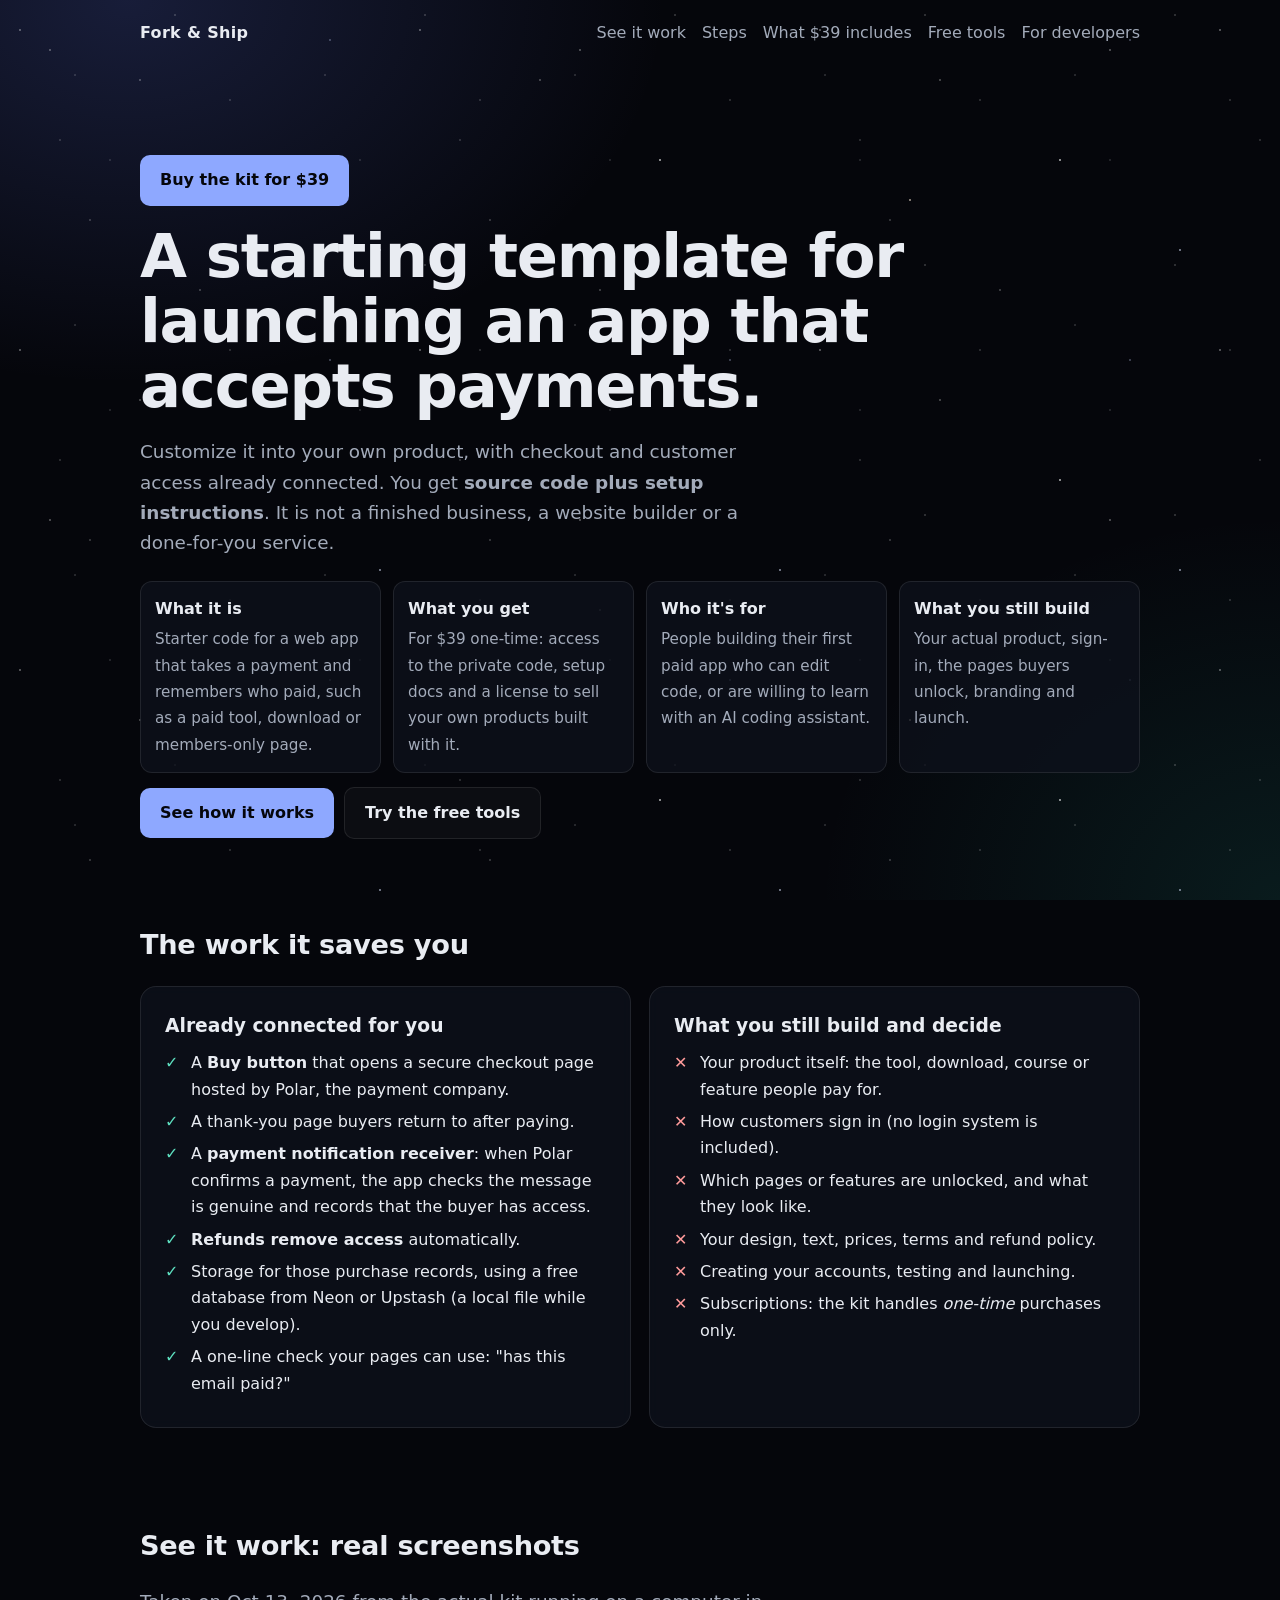
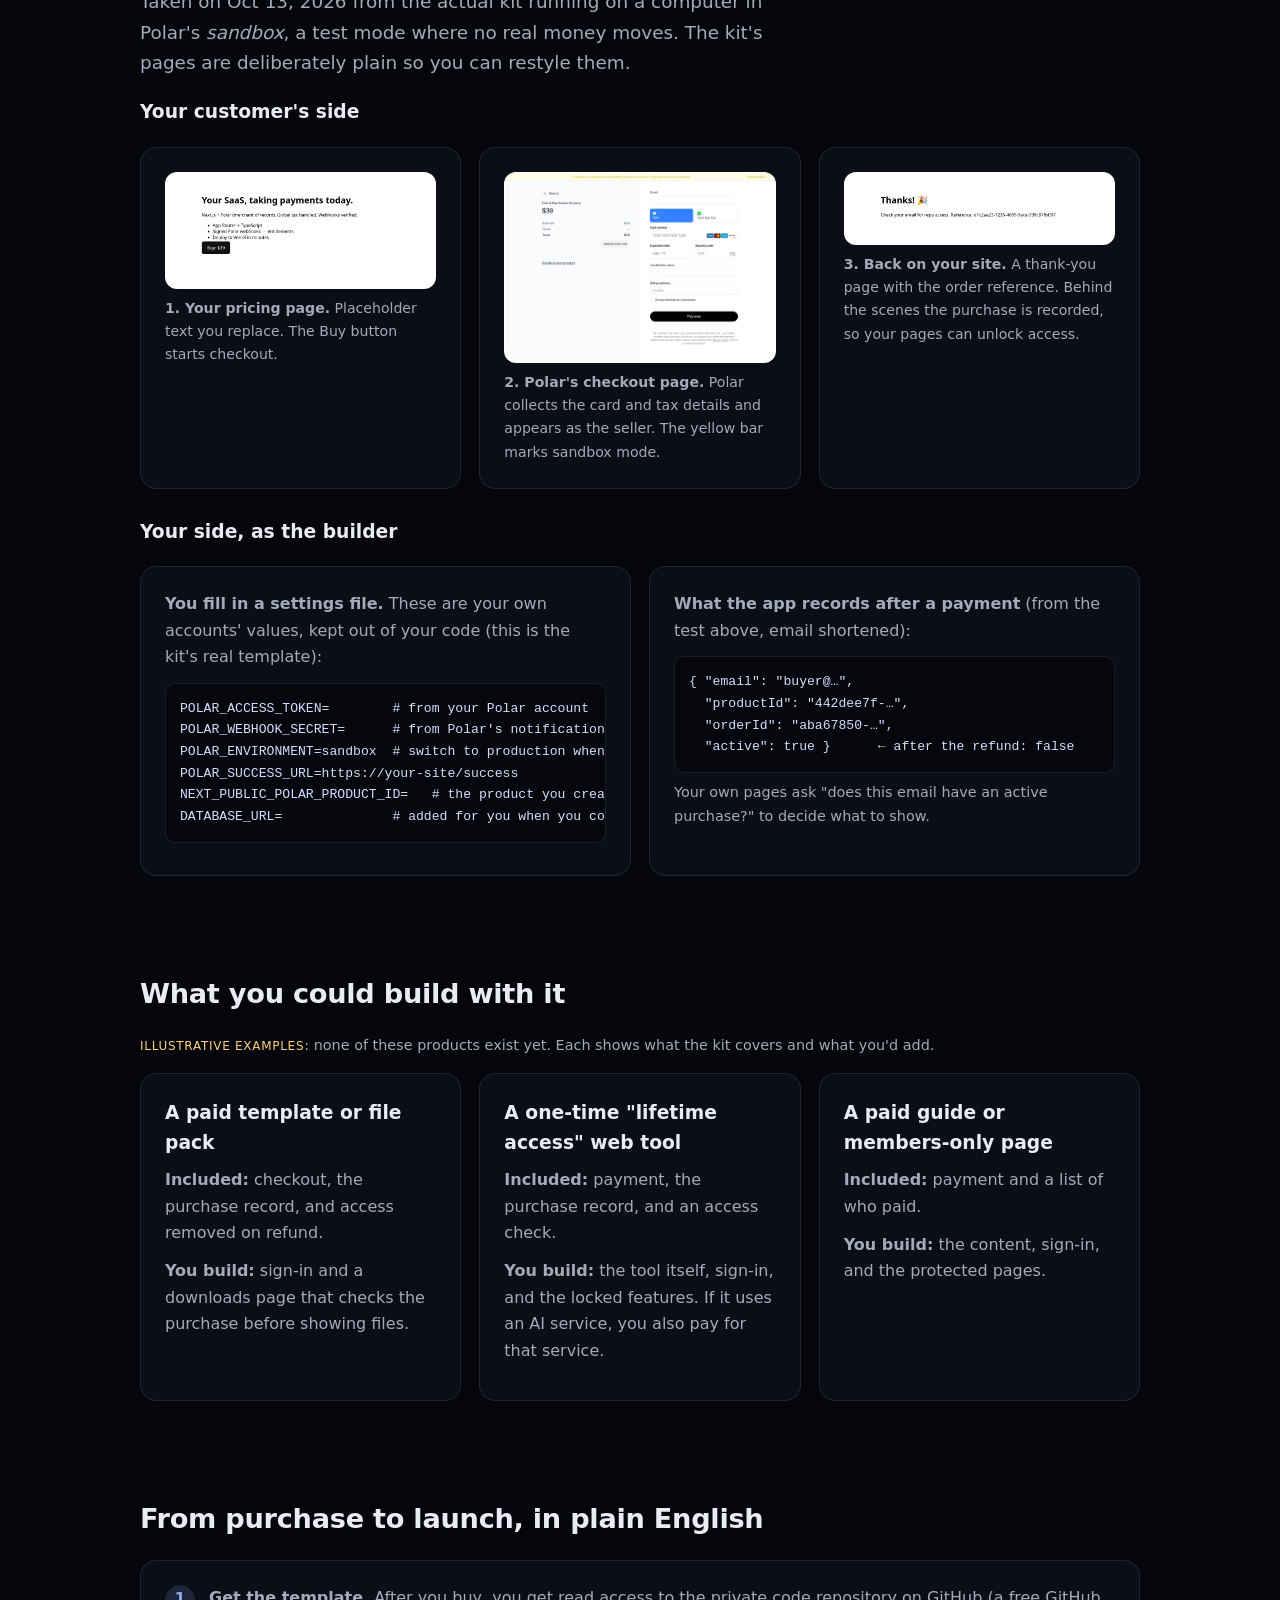
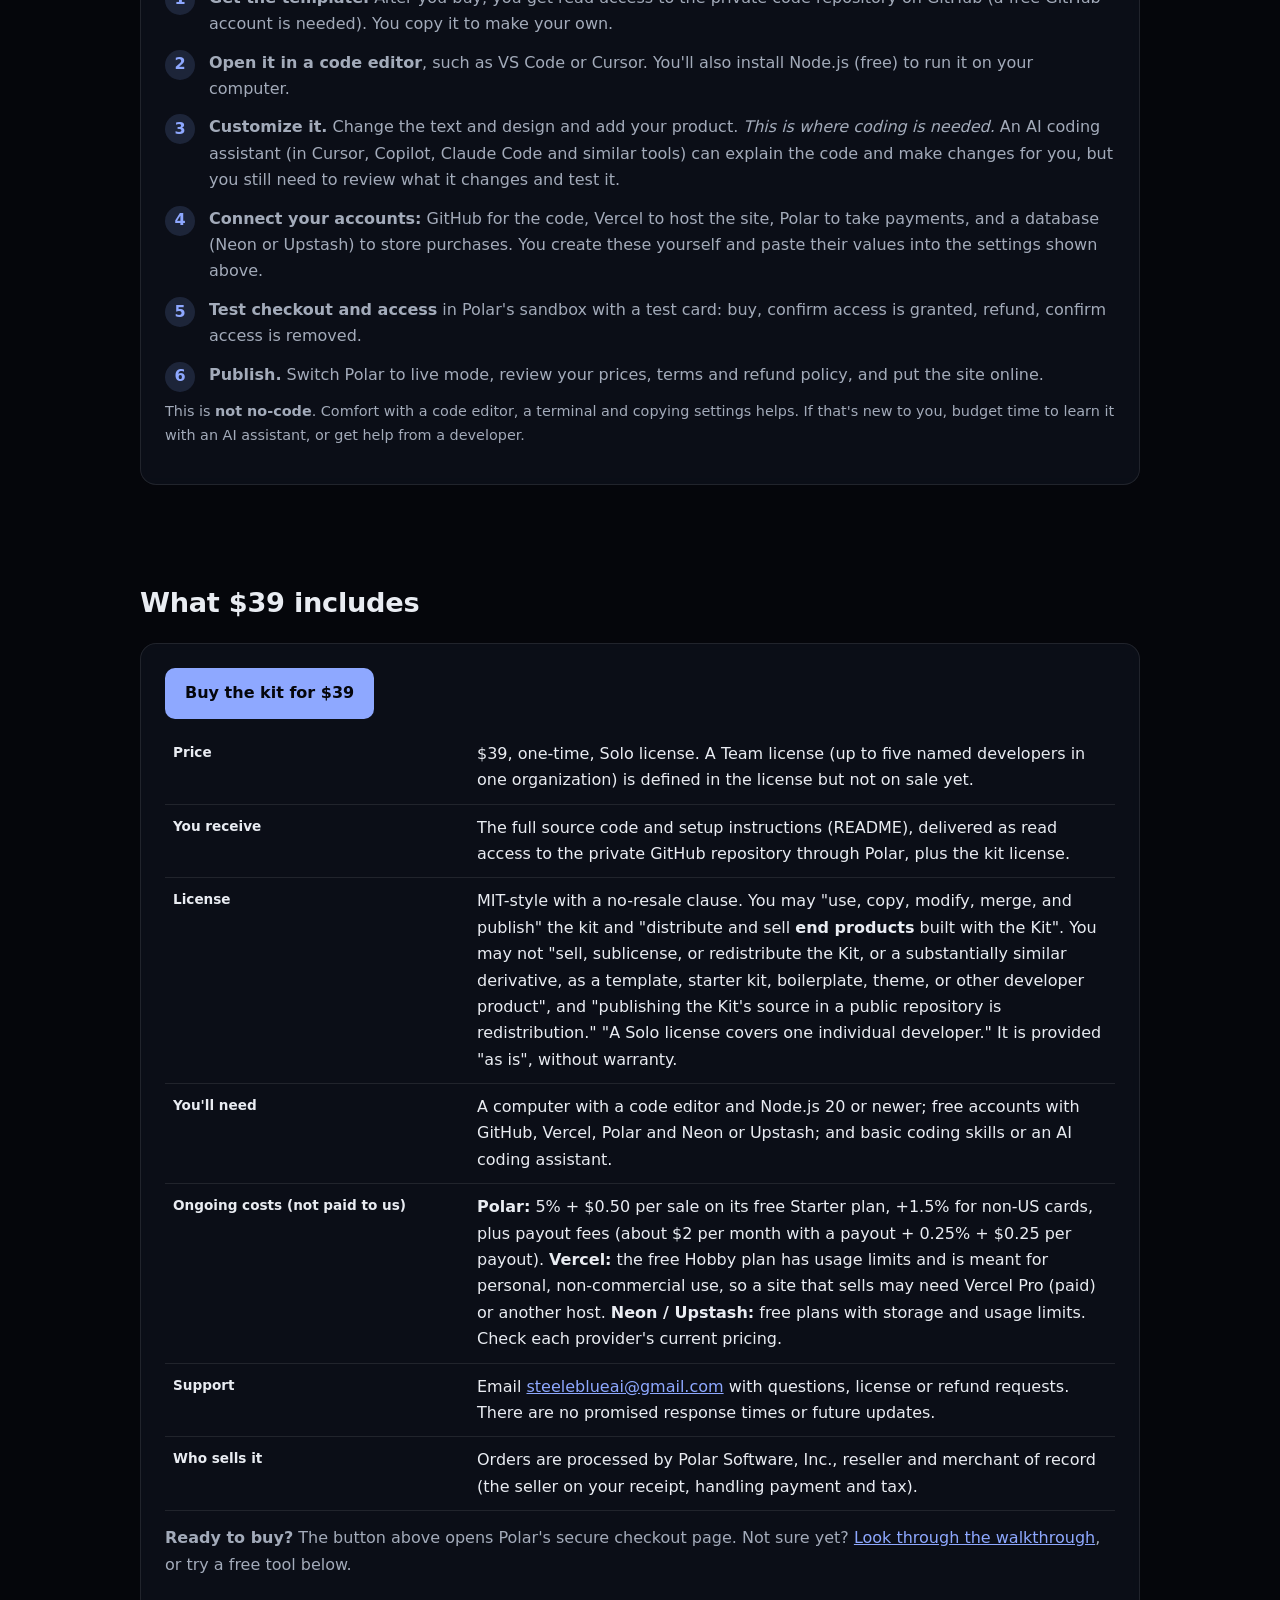
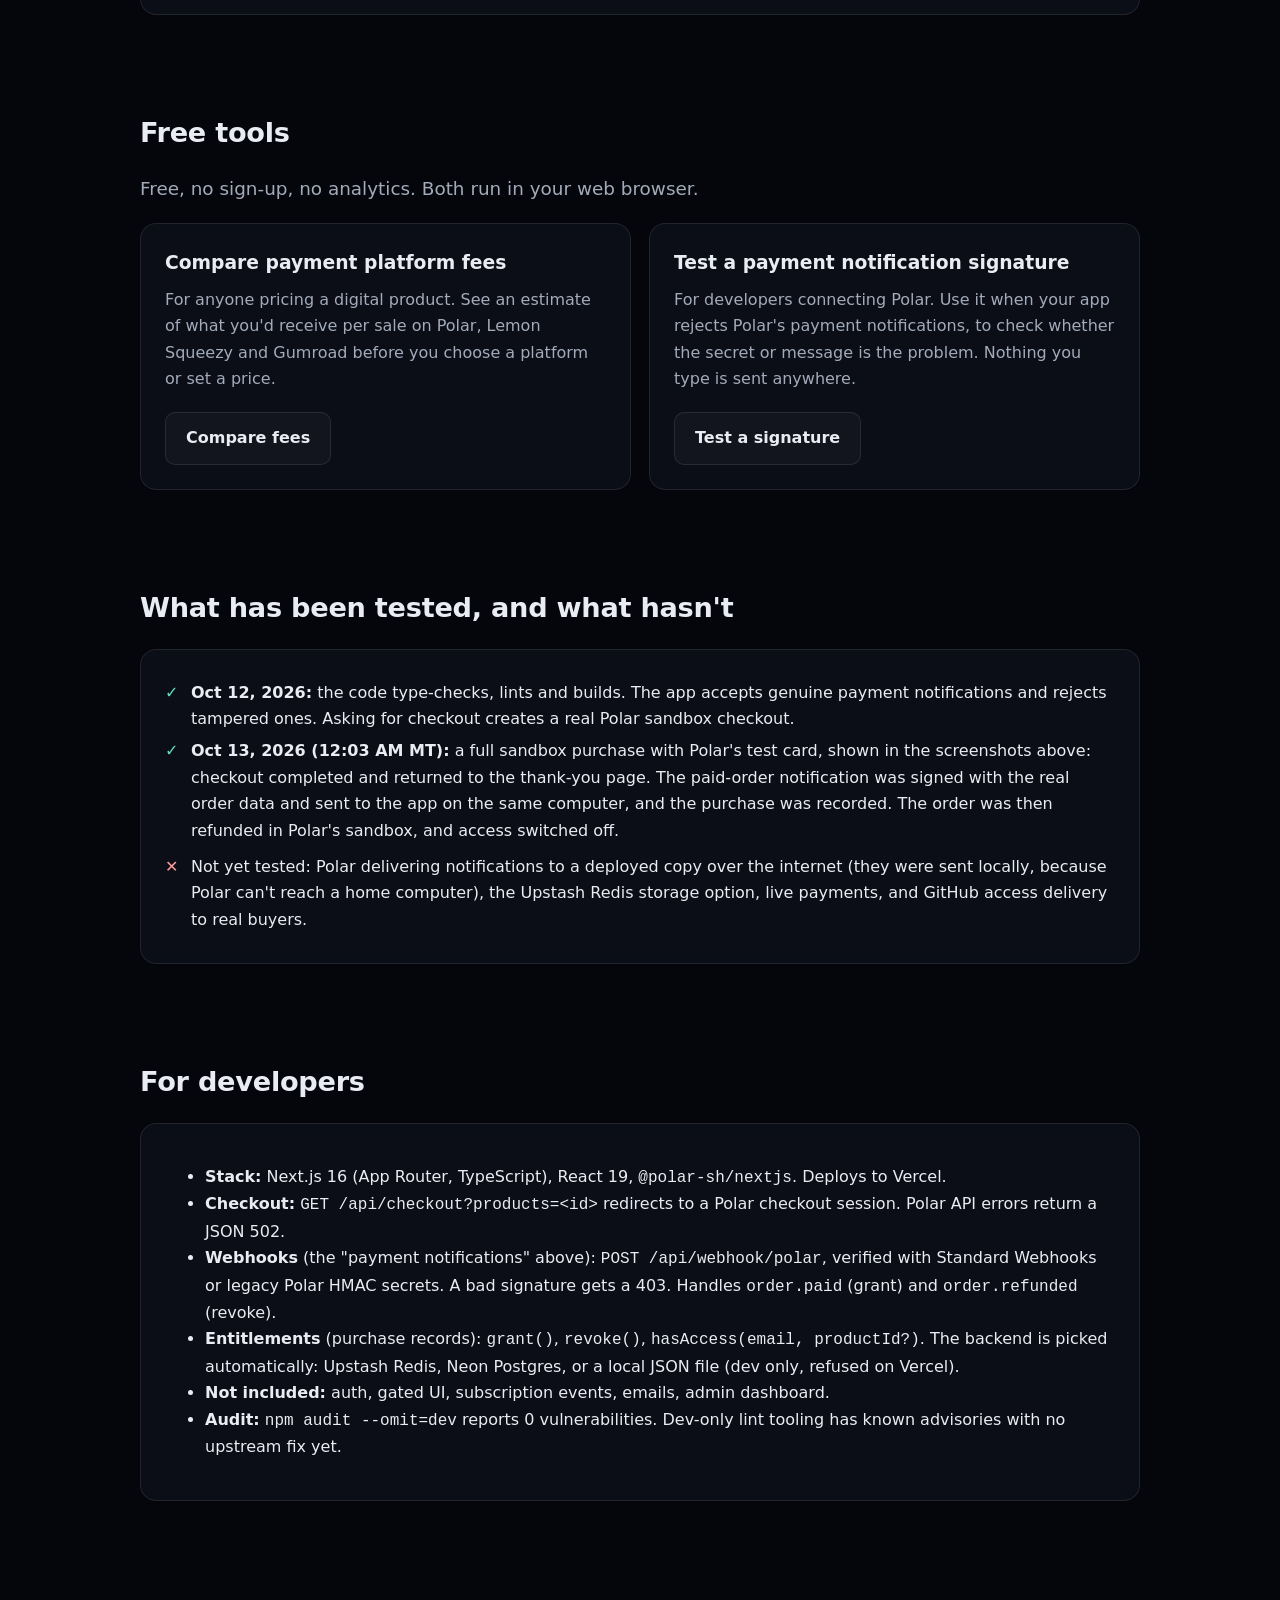
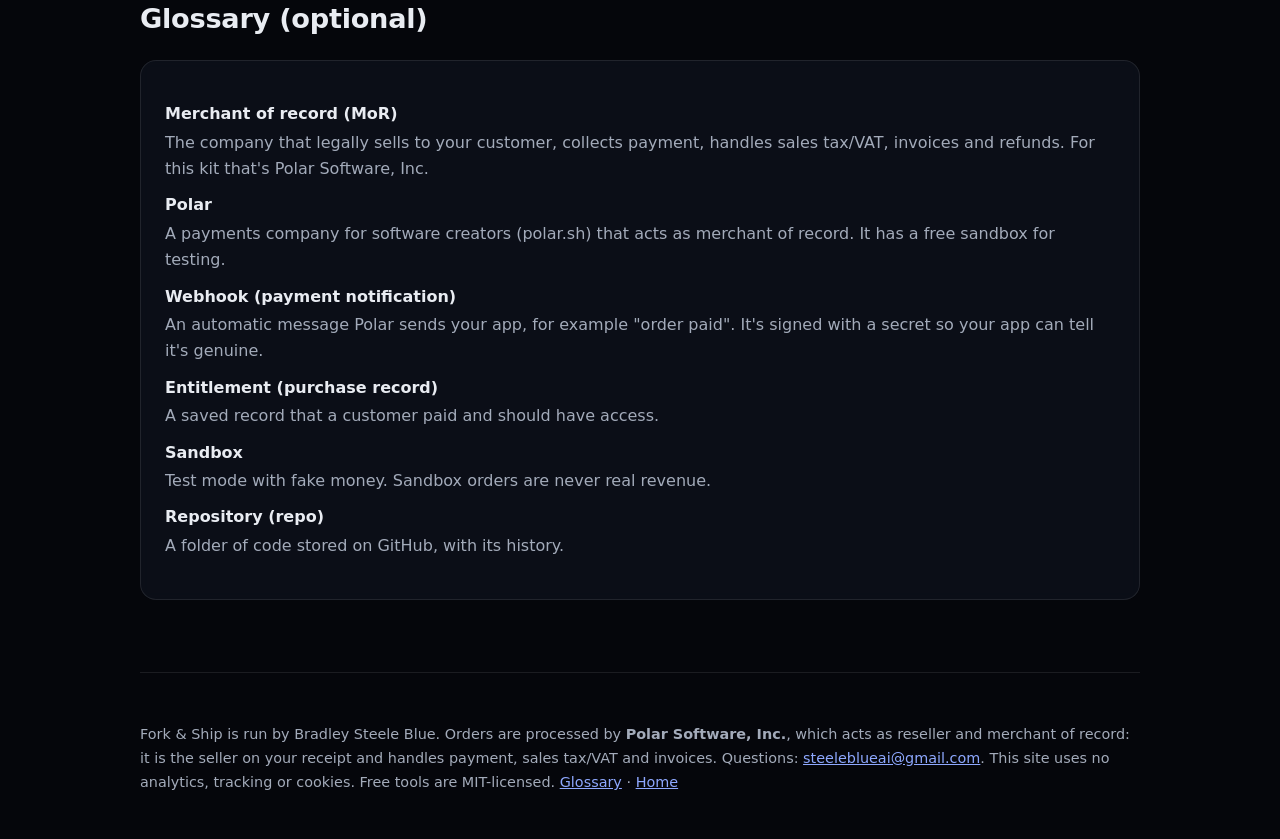
<file: index.html>
<!doctype html><html lang="en"><head><meta charset="utf-8"><meta name="viewport" content="width=device-width,initial-scale=1"><title>Fork &amp; Ship: a starting template for apps that accept payments</title><meta name="description" content="A starting template for launching an app that accepts payments: source code plus instructions, with checkout and customer access already connected. $39 one-time."><link rel="stylesheet" href="/assets/style.css"></head><body><div class="bg" aria-hidden="true"></div><div class="wrap"><a class="skip" href="#main">Skip to content</a><nav aria-label="Main"><a class="brand" href="/">Fork &amp; Ship</a><div class="links"><a href="/#walkthrough">See it work</a><a href="/#steps">Steps</a><a href="/#details">What $39 includes</a><a href="/#tools">Free tools</a><a href="/#developers">For developers</a></div></nav>
<main id="main">
<header class="hero" style="padding-top:9vh;padding-bottom:4vh">
<div id="thanks" class="card" role="status" hidden style="margin-bottom:18px;border-color:rgba(120,230,160,.45)"><h2 style="margin:0 0 6px">Thanks for your purchase!</h2><p style="margin:0">Your order went through. Polar, the payment company, is emailing your receipt and instructions for getting access to the private GitHub repository with the kit. If you don't see it within a few minutes, check your spam folder or email <a href="mailto:steeleblueai@gmail.com">steeleblueai@gmail.com</a>.</p></div>
<a class="btn" href="https://buy.polar.sh/polar_cl_bL2ELEtf1J2wFnsY1Uhv9mOvXQzg3KVapYYTy05ukJW">Buy the kit for $39</a>
<h1 style="margin-top:18px">A starting template for launching an app that accepts payments.</h1>
<p class="lead">Customize it into your own product, with checkout and customer access already connected. You get <strong>source code plus setup instructions</strong>. It is not a finished business, a website builder or a done-for-you service.</p>
<div class="quick" role="list">
<div role="listitem"><b>What it is</b><span>Starter code for a web app that takes a payment and remembers who paid, such as a paid tool, download or members-only page.</span></div>
<div role="listitem"><b>What you get</b><span>For $39 one-time: access to the private code, setup docs and a license to sell your own products built with it.</span></div>
<div role="listitem"><b>Who it's for</b><span>People building their first paid app who can edit code, or are willing to learn with an AI coding assistant.</span></div>
<div role="listitem"><b>What you still build</b><span>Your actual product, sign-in, the pages buyers unlock, branding and launch.</span></div>
</div>
<a class="btn" href="#walkthrough">See how it works</a><a class="btn ghost" href="#tools">Try the free tools</a>
</header>

<section id="saves" aria-labelledby="savesh"><h2 id="savesh">The work it saves you</h2><div class="cols2">
<div class="card"><h3>Already connected for you</h3><ul class="checks">
<li>A <strong>Buy button</strong> that opens a secure checkout page hosted by Polar, the payment company.</li>
<li>A thank-you page buyers return to after paying.</li>
<li>A <strong>payment notification receiver</strong>: when Polar confirms a payment, the app checks the message is genuine and records that the buyer has access.</li>
<li><strong>Refunds remove access</strong> automatically.</li>
<li>Storage for those purchase records, using a free database from Neon or Upstash (a local file while you develop).</li>
<li>A one-line check your pages can use: "has this email paid?"</li>
</ul></div>
<div class="card"><h3>What you still build and decide</h3><ul class="checks nots">
<li>Your product itself: the tool, download, course or feature people pay for.</li>
<li>How customers sign in (no login system is included).</li>
<li>Which pages or features are unlocked, and what they look like.</li>
<li>Your design, text, prices, terms and refund policy.</li>
<li>Creating your accounts, testing and launching.</li>
<li>Subscriptions: the kit handles <em>one-time</em> purchases only.</li>
</ul></div>
</div></section>

<section id="walkthrough" aria-labelledby="wth"><h2 id="wth">See it work: real screenshots</h2>
<p class="lead">Taken on Oct 13, 2026 from the actual kit running on a computer in Polar's <em>sandbox</em>, a test mode where no real money moves. The kit's pages are deliberately plain so you can restyle them.</p>
<h3>Your customer's side</h3>
<div class="grid">
<figure class="shot card"><img src="/assets/walkthrough/1-kit-pricing-page.webp" width="980" height="420" alt="The kit's plain starter pricing page with the headline 'Your SaaS, taking payments today.' and a black 'Buy: $39' button" loading="lazy"><figcaption><b>1. Your pricing page.</b> Placeholder text you replace. The Buy button starts checkout.</figcaption></figure>
<figure class="shot card"><img src="/assets/walkthrough/2-polar-checkout.webp" width="1280" height="900" alt="Polar's sandbox checkout page showing 'Fork &amp; Ship Starter Kit (test)', $39, email and card fields, and a Pay now button" loading="lazy"><figcaption><b>2. Polar's checkout page.</b> Polar collects the card and tax details and appears as the seller. The yellow bar marks sandbox mode.</figcaption></figure>
<figure class="shot card"><img src="/assets/walkthrough/3-success-page.webp" width="980" height="260" alt="The kit's thank-you page reading 'Thanks!' with an order reference" loading="lazy"><figcaption><b>3. Back on your site.</b> A thank-you page with the order reference. Behind the scenes the purchase is recorded, so your pages can unlock access.</figcaption></figure>
</div>
<h3 style="margin-top:28px">Your side, as the builder</h3>
<div class="cols2">
<div class="card"><p><b>You fill in a settings file.</b> These are your own accounts' values, kept out of your code (this is the kit's real template):</p>
<pre class="code" tabindex="0" aria-label="Settings template">POLAR_ACCESS_TOKEN=        # from your Polar account
POLAR_WEBHOOK_SECRET=      # from Polar's notification settings
POLAR_ENVIRONMENT=sandbox  # switch to production when ready
POLAR_SUCCESS_URL=https://your-site/success
NEXT_PUBLIC_POLAR_PRODUCT_ID=   # the product you created in Polar
DATABASE_URL=              # added for you when you connect Neon</pre></div>
<div class="card"><p><b>What the app records after a payment</b> (from the test above, email shortened):</p>
<pre class="code" tabindex="0" aria-label="Purchase record example">{ "email": "buyer@…",
  "productId": "442dee7f-…",
  "orderId": "aba67850-…",
  "active": true }      ← after the refund: false</pre>
<p class="small">Your own pages ask "does this email have an active purchase?" to decide what to show.</p></div>
</div>
</section>

<section id="uses" aria-labelledby="usesh"><h2 id="usesh">What you could build with it</h2><p class="small"><span class="label-ill">Illustrative examples</span>: none of these products exist yet. Each shows what the kit covers and what you'd add.</p>
<div class="grid">
<div class="card"><h3>A paid template or file pack</h3><p><b>Included:</b> checkout, the purchase record, and access removed on refund.</p><p><b>You build:</b> sign-in and a downloads page that checks the purchase before showing files.</p></div>
<div class="card"><h3>A one-time "lifetime access" web tool</h3><p><b>Included:</b> payment, the purchase record, and an access check.</p><p><b>You build:</b> the tool itself, sign-in, and the locked features. If it uses an AI service, you also pay for that service.</p></div>
<div class="card"><h3>A paid guide or members-only page</h3><p><b>Included:</b> payment and a list of who paid.</p><p><b>You build:</b> the content, sign-in, and the protected pages.</p></div>
</div></section>

<section id="steps" aria-labelledby="stepsh"><h2 id="stepsh">From purchase to launch, in plain English</h2>
<div class="card"><ol class="steps">
<li><p><strong>Get the template.</strong> After you buy, you get read access to the private code repository on GitHub (a free GitHub account is needed). You copy it to make your own.</p></li>
<li><p><strong>Open it in a code editor</strong>, such as VS Code or Cursor. You'll also install Node.js (free) to run it on your computer.</p></li>
<li><p><strong>Customize it.</strong> Change the text and design and add your product. <em>This is where coding is needed.</em> An AI coding assistant (in Cursor, Copilot, Claude Code and similar tools) can explain the code and make changes for you, but you still need to review what it changes and test it.</p></li>
<li><p><strong>Connect your accounts:</strong> GitHub for the code, Vercel to host the site, Polar to take payments, and a database (Neon or Upstash) to store purchases. You create these yourself and paste their values into the settings shown above.</p></li>
<li><p><strong>Test checkout and access</strong> in Polar's sandbox with a test card: buy, confirm access is granted, refund, confirm access is removed.</p></li>
<li><p><strong>Publish.</strong> Switch Polar to live mode, review your prices, terms and refund policy, and put the site online.</p></li>
</ol>
<p class="small">This is <strong>not no-code</strong>. Comfort with a code editor, a terminal and copying settings helps. If that's new to you, budget time to learn it with an AI assistant, or get help from a developer.</p></div></section>

<section id="details" aria-labelledby="detailsh"><h2 id="detailsh">What $39 includes</h2>
<div class="card"><p><a class="btn" href="https://buy.polar.sh/polar_cl_bL2ELEtf1J2wFnsY1Uhv9mOvXQzg3KVapYYTy05ukJW" style="margin-top:0">Buy the kit for $39</a></p>
<div class="tablewrap"><table class="facts">
<tr><th scope="row">Price</th><td>$39, one-time, Solo license. A Team license (up to five named developers in one organization) is defined in the license but not on sale yet.</td></tr>
<tr><th scope="row">You receive</th><td>The full source code and setup instructions (README), delivered as read access to the private GitHub repository through Polar, plus the kit license.</td></tr>
<tr><th scope="row">License</th><td>MIT-style with a no-resale clause. You may "use, copy, modify, merge, and publish" the kit and "distribute and sell <strong>end products</strong> built with the Kit". You may not "sell, sublicense, or redistribute the Kit, or a substantially similar derivative, as a template, starter kit, boilerplate, theme, or other developer product", and "publishing the Kit's source in a public repository is redistribution." "A Solo license covers one individual developer." It is provided "as is", without warranty.</td></tr>
<tr><th scope="row">You'll need</th><td>A computer with a code editor and Node.js 20 or newer; free accounts with GitHub, Vercel, Polar and Neon or Upstash; and basic coding skills or an AI coding assistant.</td></tr>
<tr><th scope="row">Ongoing costs (not paid to us)</th><td><strong>Polar:</strong> 5% + $0.50 per sale on its free Starter plan, +1.5% for non-US cards, plus payout fees (about $2 per month with a payout + 0.25% + $0.25 per payout). <strong>Vercel:</strong> the free Hobby plan has usage limits and is meant for personal, non-commercial use, so a site that sells may need Vercel Pro (paid) or another host. <strong>Neon / Upstash:</strong> free plans with storage and usage limits. Check each provider's current pricing.</td></tr>
<tr><th scope="row">Support</th><td>Email <a href="mailto:steeleblueai@gmail.com">steeleblueai@gmail.com</a> with questions, license or refund requests. There are no promised response times or future updates.</td></tr>
<tr><th scope="row">Who sells it</th><td>Orders are processed by Polar Software, Inc., reseller and merchant of record (the seller on your receipt, handling payment and tax).</td></tr>
</table></div>
<p style="margin-top:14px"><b>Ready to buy?</b> The button above opens Polar's secure checkout page. Not sure yet? <a href="#walkthrough">Look through the walkthrough</a>, or try a free tool below.</p></div></section>

<section id="tools" aria-labelledby="toolsh"><h2 id="toolsh">Free tools</h2><p class="lead">Free, no sign-up, no analytics. Both run in your web browser.</p><div class="grid">
<div class="card"><h3>Compare payment platform fees</h3><p>For anyone pricing a digital product. See an estimate of what you'd receive per sale on Polar, Lemon Squeezy and Gumroad before you choose a platform or set a price.</p><a class="btn ghost" href="/tools/mor-fee-calculator/">Compare fees</a></div>
<div class="card"><h3>Test a payment notification signature</h3><p>For developers connecting Polar. Use it when your app rejects Polar's payment notifications, to check whether the secret or message is the problem. Nothing you type is sent anywhere.</p><a class="btn ghost" href="/tools/polar-webhook-tester/">Test a signature</a></div>
</div></section>

<section id="evidence" aria-labelledby="evh"><h2 id="evh">What has been tested, and what hasn't</h2><div class="card">
<ul class="checks">
<li><b>Oct 12, 2026:</b> the code type-checks, lints and builds. The app accepts genuine payment notifications and rejects tampered ones. Asking for checkout creates a real Polar sandbox checkout.</li>
<li><b>Oct 13, 2026 (12:03 AM MT):</b> a full sandbox purchase with Polar's test card, shown in the screenshots above: checkout completed and returned to the thank-you page. The paid-order notification was signed with the real order data and sent to the app on the same computer, and the purchase was recorded. The order was then refunded in Polar's sandbox, and access switched off.</li>
</ul>
<ul class="checks nots" style="margin-top:10px">
<li>Not yet tested: Polar delivering notifications to a deployed copy over the internet (they were sent locally, because Polar can't reach a home computer), the Upstash Redis storage option, live payments, and GitHub access delivery to real buyers.</li>
</ul></div></section>

<section id="developers" aria-labelledby="devh"><h2 id="devh">For developers</h2><div class="card">
<ul>
<li><b>Stack:</b> Next.js 16 (App Router, TypeScript), React 19, <code>@polar-sh/nextjs</code>. Deploys to Vercel.</li>
<li><b>Checkout:</b> <code>GET /api/checkout?products=&lt;id&gt;</code> redirects to a Polar checkout session. Polar API errors return a JSON 502.</li>
<li><b>Webhooks</b> (the "payment notifications" above): <code>POST /api/webhook/polar</code>, verified with Standard Webhooks or legacy Polar HMAC secrets. A bad signature gets a 403. Handles <code>order.paid</code> (grant) and <code>order.refunded</code> (revoke).</li>
<li><b>Entitlements</b> (purchase records): <code>grant()</code>, <code>revoke()</code>, <code>hasAccess(email, productId?)</code>. The backend is picked automatically: Upstash Redis, Neon Postgres, or a local JSON file (dev only, refused on Vercel).</li>
<li><b>Not included:</b> auth, gated UI, subscription events, emails, admin dashboard.</li>
<li><b>Audit:</b> <code>npm audit --omit=dev</code> reports 0 vulnerabilities. Dev-only lint tooling has known advisories with no upstream fix yet.</li>
</ul></div></section>

<section id="glossary" aria-labelledby="gh"><h2 id="gh">Glossary (optional)</h2><div class="card"><dl class="gloss">
<dt id="g-mor">Merchant of record (MoR)</dt><dd>The company that legally sells to your customer, collects payment, handles sales tax/VAT, invoices and refunds. For this kit that's Polar Software, Inc.</dd>
<dt id="g-polar">Polar</dt><dd>A payments company for software creators (polar.sh) that acts as merchant of record. It has a free sandbox for testing.</dd>
<dt id="g-webhook">Webhook (payment notification)</dt><dd>An automatic message Polar sends your app, for example "order paid". It's signed with a secret so your app can tell it's genuine.</dd>
<dt id="g-ent">Entitlement (purchase record)</dt><dd>A saved record that a customer paid and should have access.</dd>
<dt id="g-sandbox">Sandbox</dt><dd>Test mode with fake money. Sandbox orders are never real revenue.</dd>
<dt id="g-repo">Repository (repo)</dt><dd>A folder of code stored on GitHub, with its history.</dd>
</dl></div></section>
</main>
<footer><p>Fork &amp; Ship is run by Bradley Steele Blue. Orders are processed by <strong>Polar Software, Inc.</strong>, which acts as reseller and merchant of record: it is the seller on your receipt and handles payment, sales tax/VAT and invoices. Questions: <a href="mailto:steeleblueai@gmail.com">steeleblueai@gmail.com</a>. This site uses no analytics, tracking or cookies. Free tools are MIT-licensed. <a href="/#glossary">Glossary</a> · <a href="/">Home</a></p></footer></div><script>if(new URLSearchParams(location.search).get("purchase")==="success"){var t=document.getElementById("thanks");t.hidden=false;t.scrollIntoView();}</script></body></html>
</file>
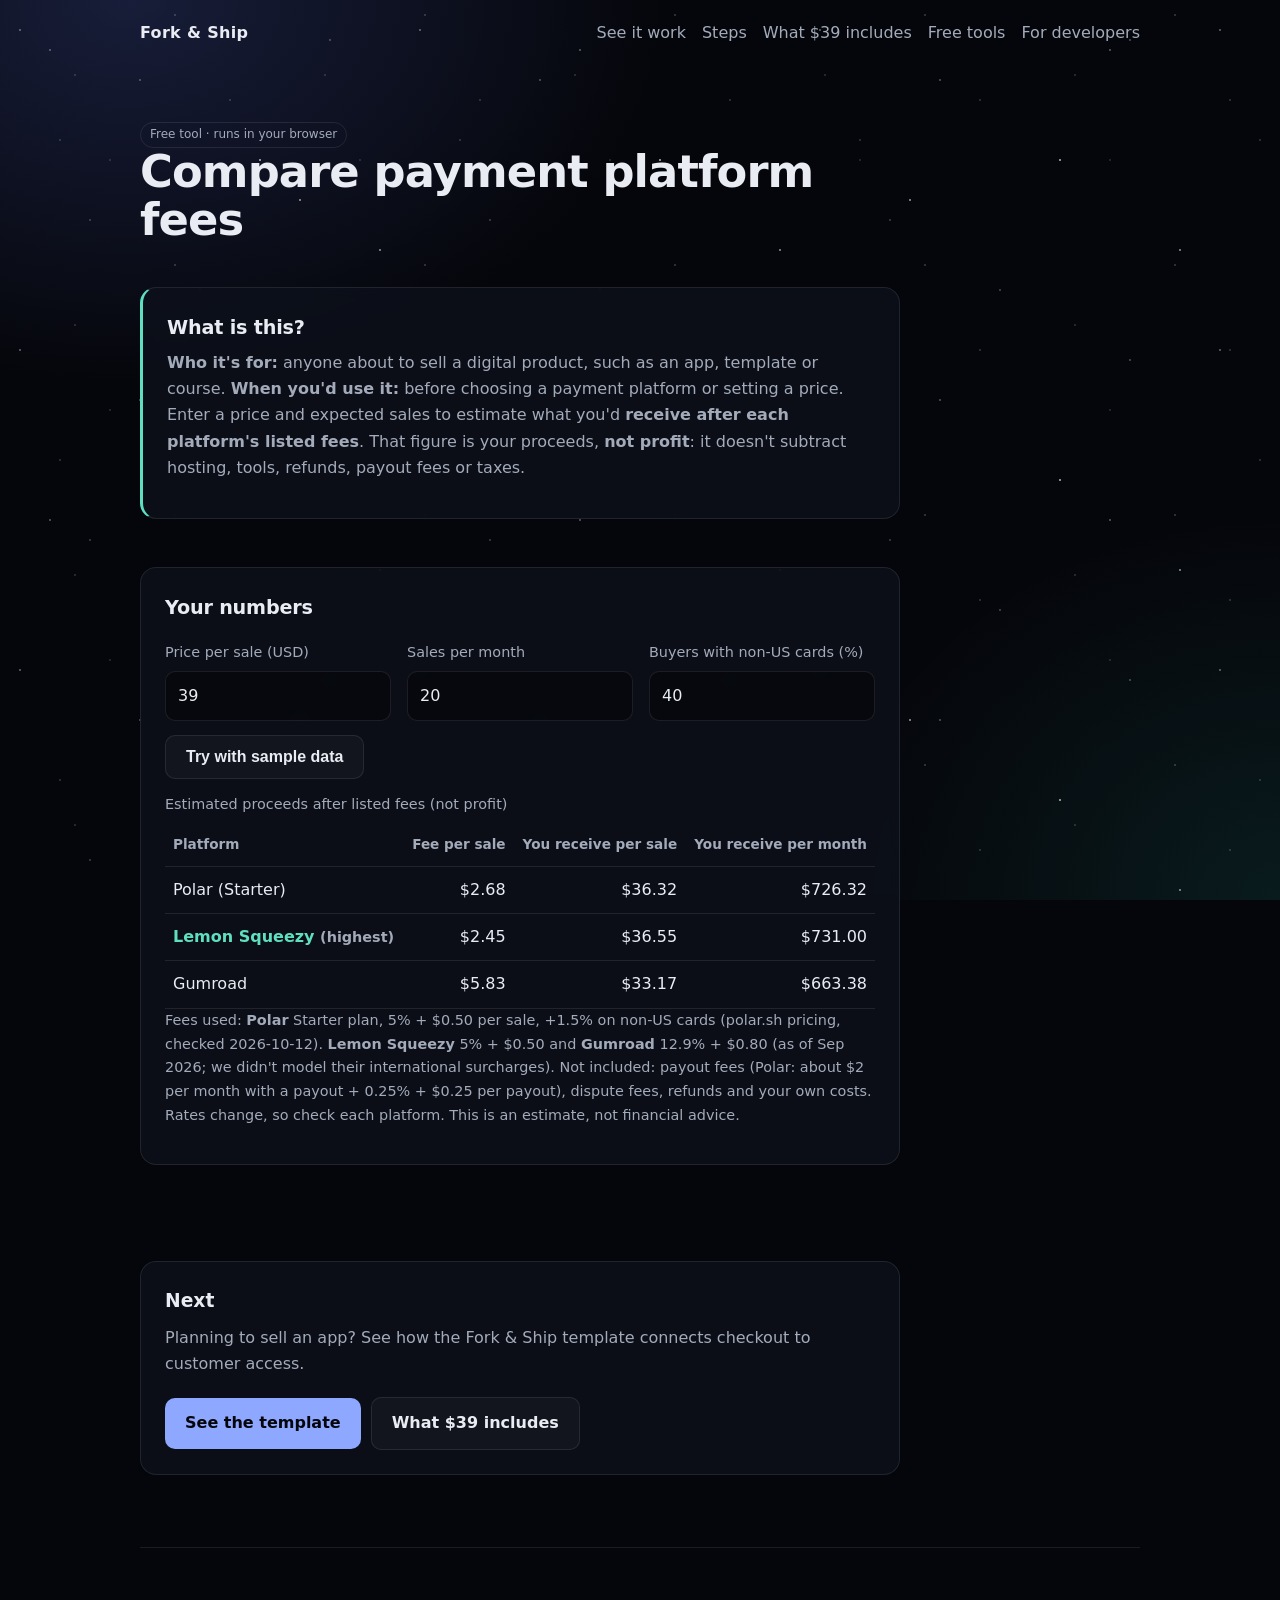
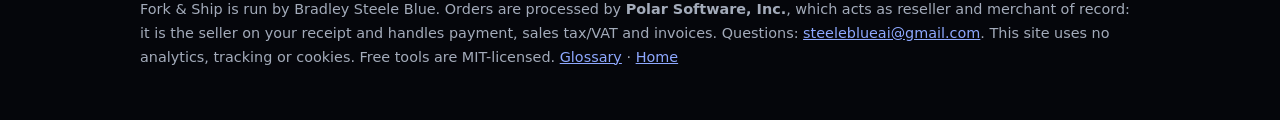
<file: tools/mor-fee-calculator/index.html>
<!doctype html><html lang="en"><head><meta charset="utf-8"><meta name="viewport" content="width=device-width,initial-scale=1"><title>Compare payment platform fees | Fork &amp; Ship</title><meta name="description" content="Free estimate of what you receive per sale after Polar, Lemon Squeezy and Gumroad fees."><link rel="stylesheet" href="/assets/style.css"></head><body><div class="bg" aria-hidden="true"></div><div class="wrap"><a class="skip" href="#main">Skip to content</a><nav aria-label="Main"><a class="brand" href="/">Fork &amp; Ship</a><div class="links"><a href="/#walkthrough">See it work</a><a href="/#steps">Steps</a><a href="/#details">What $39 includes</a><a href="/#tools">Free tools</a><a href="/#developers">For developers</a></div></nav>
<main id="main" class="narrow">
<header class="hero sm"><span class="tag">Free tool · runs in your browser</span><h1>Compare payment platform fees</h1></header>
<div class="card intro"><h2>What is this?</h2><p><b>Who it's for:</b> anyone about to sell a digital product, such as an app, template or course. <b>When you'd use it:</b> before choosing a payment platform or setting a price. Enter a price and expected sales to estimate what you'd <b>receive after each platform's listed fees</b>. That figure is your proceeds, <b>not profit</b>: it doesn't subtract hosting, tools, refunds, payout fees or taxes.</p></div>
<section aria-labelledby="calch"><div class="card"><h2 id="calch" style="font-size:1.2rem">Your numbers</h2>
<div class="fields">
<div><label for="price">Price per sale (USD)</label><input id="price" type="number" inputmode="decimal" value="39" min="0" step="1"></div>
<div><label for="units">Sales per month</label><input id="units" type="number" inputmode="numeric" value="20" min="0"></div>
<div><label for="intl">Buyers with non-US cards (%)</label><input id="intl" type="number" inputmode="numeric" value="40" min="0" max="100"></div>
</div>
<button class="btn ghost" id="sample" type="button" style="margin:0 0 14px">Try with sample data</button>
<div class="tablewrap"><table><caption class="small" style="text-align:left;caption-side:top;padding-bottom:6px">Estimated proceeds after listed fees (not profit)</caption><thead><tr><th scope="col">Platform</th><th scope="col">Fee per sale</th><th scope="col">You receive per sale</th><th scope="col">You receive per month</th></tr></thead><tbody id="out" aria-live="polite"></tbody></table></div>
<p class="small">Fees used: <b>Polar</b> Starter plan, 5% + $0.50 per sale, +1.5% on non-US cards (polar.sh pricing, checked 2026-10-12). <b>Lemon Squeezy</b> 5% + $0.50 and <b>Gumroad</b> 12.9% + $0.80 (as of Sep 2026; we didn't model their international surcharges). Not included: payout fees (Polar: about $2 per month with a payout + 0.25% + $0.25 per payout), dispute fees, refunds and your own costs. Rates change, so check each platform. This is an estimate, not financial advice.</p>
</div></section>
<section><div class="card"><h3>Next</h3><p>Planning to sell an app? See how the Fork &amp; Ship template connects checkout to customer access.</p><a class="btn" href="/#walkthrough">See the template</a><a class="btn ghost" href="/#details">What $39 includes</a></div></section>
</main>
<script>
const P=[{n:"Polar (Starter)",pct:.05,fix:.5,intl:.015},{n:"Lemon Squeezy",pct:.05,fix:.5,intl:0},{n:"Gumroad",pct:.129,fix:.8,intl:0}];
const $=id=>document.getElementById(id),f=x=>"$"+x.toFixed(2);
function calc(){const p=Math.max(+$("price").value||0,0),u=Math.max(Math.floor(+$("units").value||0),0),i=Math.min(Math.max(+$("intl").value||0,0),100)/100;
const r=P.map(o=>{const fee=p>0?p*o.pct+o.fix+p*i*o.intl:0;return{...o,fee:Math.min(fee,p),net:Math.max(p-fee,0)}});const best=Math.max(...r.map(x=>x.net));
$("out").innerHTML=r.map(o=>`<tr><td${o.net===best&&p>0?' class="best"':''}>${o.n}${o.net===best&&p>0?' <span class="small">(highest)</span>':''}</td><td>${f(o.fee)}</td><td>${f(o.net)}</td><td>${f(o.net*u)}</td></tr>`).join("")}
$("sample").onclick=()=>{$("price").value=19;$("units").value=50;$("intl").value=30;calc();$("out").focus?.()};
document.querySelectorAll("input").forEach(e=>e.addEventListener("input",calc));calc();
</script>
<footer><p>Fork &amp; Ship is run by Bradley Steele Blue. Orders are processed by <strong>Polar Software, Inc.</strong>, which acts as reseller and merchant of record: it is the seller on your receipt and handles payment, sales tax/VAT and invoices. Questions: <a href="mailto:steeleblueai@gmail.com">steeleblueai@gmail.com</a>. This site uses no analytics, tracking or cookies. Free tools are MIT-licensed. <a href="/#glossary">Glossary</a> · <a href="/">Home</a></p></footer></div></body></html>
</file>
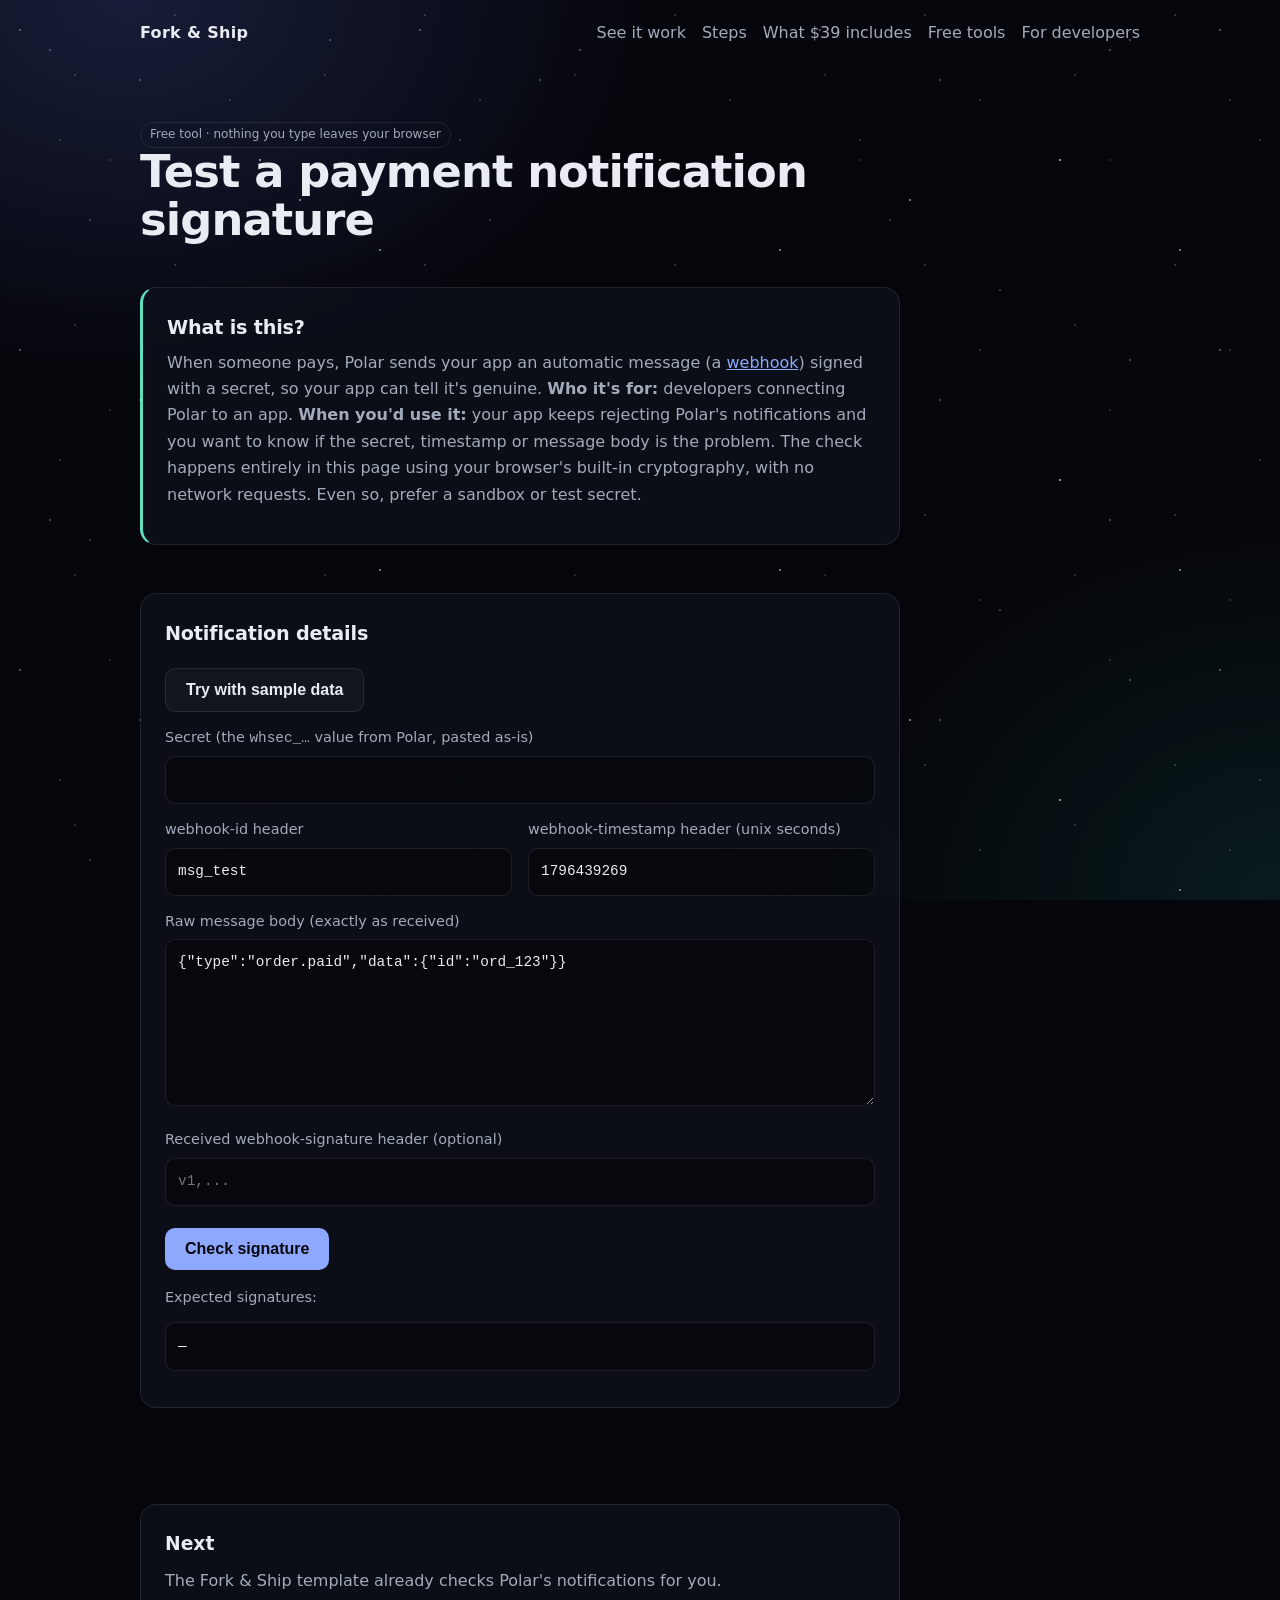
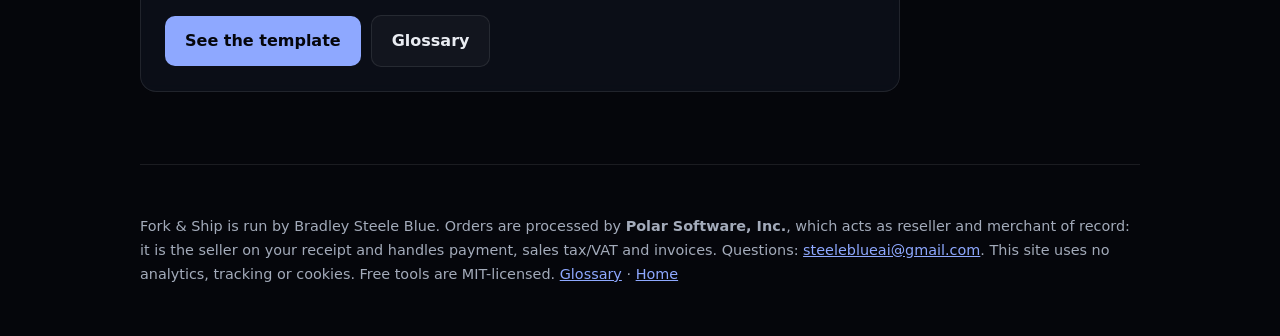
<file: tools/polar-webhook-tester/index.html>
<!doctype html><html lang="en"><head><meta charset="utf-8"><meta name="viewport" content="width=device-width,initial-scale=1"><title>Test a payment notification signature | Fork &amp; Ship</title><meta name="description" content="Free in-browser check for Polar webhook signatures. No network requests."><link rel="stylesheet" href="/assets/style.css"></head><body><div class="bg" aria-hidden="true"></div><div class="wrap"><a class="skip" href="#main">Skip to content</a><nav aria-label="Main"><a class="brand" href="/">Fork &amp; Ship</a><div class="links"><a href="/#walkthrough">See it work</a><a href="/#steps">Steps</a><a href="/#details">What $39 includes</a><a href="/#tools">Free tools</a><a href="/#developers">For developers</a></div></nav>
<main id="main" class="narrow">
<header class="hero sm"><span class="tag">Free tool · nothing you type leaves your browser</span><h1>Test a payment notification signature</h1></header>
<div class="card intro"><h2>What is this?</h2><p>When someone pays, Polar sends your app an automatic message (a <a href="/#g-webhook">webhook</a>) signed with a secret, so your app can tell it's genuine. <b>Who it's for:</b> developers connecting Polar to an app. <b>When you'd use it:</b> your app keeps rejecting Polar's notifications and you want to know if the secret, timestamp or message body is the problem. The check happens entirely in this page using your browser's built-in cryptography, with no network requests. Even so, prefer a sandbox or test secret.</p></div>
<section aria-labelledby="th"><div class="card"><h2 id="th" style="font-size:1.2rem">Notification details</h2>
<button class="btn ghost" id="sample" type="button" style="margin:0 0 14px">Try with sample data</button>
<label for="sec">Secret (the <code>whsec_…</code> value from Polar, pasted as-is)</label><input id="sec" class="mono" autocomplete="off" spellcheck="false">
<div class="fields"><div><label for="wid">webhook-id header</label><input id="wid" class="mono" value="msg_test"></div>
<div><label for="ts">webhook-timestamp header (unix seconds)</label><input id="ts" class="mono" inputmode="numeric"></div></div>
<label for="body">Raw message body (exactly as received)</label><textarea id="body" rows="6">{"type":"order.paid","data":{"id":"ord_123"}}</textarea>
<label for="got">Received webhook-signature header (optional)</label><input id="got" class="mono" placeholder="v1,...">
<button class="btn" id="go" type="button">Check signature</button>
<div aria-live="polite"><p class="small" style="margin-top:16px">Expected signatures:</p><div class="out mono" id="exp" style="white-space:pre-wrap">—</div><p id="res"></p></div>
</div></section>
<section><div class="card"><h3>Next</h3><p>The Fork &amp; Ship template already checks Polar's notifications for you.</p><a class="btn" href="/#walkthrough">See the template</a><a class="btn ghost" href="/#glossary">Glossary</a></div></section>
</main>
<script>
const $=id=>document.getElementById(id);$("ts").value=Math.floor(Date.now()/1000);
const b64=buf=>btoa(String.fromCharCode(...new Uint8Array(buf)));
const unb64=s=>Uint8Array.from(atob(s),c=>c.charCodeAt(0));
async function sign(k,msg){const key=await crypto.subtle.importKey("raw",k,{name:"HMAC",hash:"SHA-256"},false,["sign"]);return "v1,"+b64(await crypto.subtle.sign("HMAC",key,new TextEncoder().encode(msg)));}
// Polar: secrets created on/after 2026-09-08 use Standard Webhooks (key = base64-decoded part after whsec_); older ones use Polar HMAC (key = UTF-8 bytes of the full string).
async function check(){const s=$("sec").value.trim(),msg=`${$("wid").value}.${$("ts").value}.${$("body").value}`;
if(!s){$("exp").textContent="Enter a secret first (or use the sample data).";$("res").textContent="";return}
let std=null;try{std=await sign(unb64(s.replace(/^whsec_/,"")),msg)}catch(e){}
const legacy=await sign(new TextEncoder().encode(s),msg);
$("exp").textContent=`Standard Webhooks (newer secrets): ${std??"n/a (secret isn't valid base64)"}\nPolar HMAC (secrets before 2026-09-08): ${legacy}`;
const got=$("got").value.trim().split(" ").filter(Boolean);
$("res").textContent=got.length?(got.includes(std)?"✅ Match: Standard Webhooks scheme":got.includes(legacy)?"✅ Match: legacy Polar HMAC scheme":"❌ No match. Check the secret, the exact raw body (not re-formatted), the id and the timestamp."):"Paste the received signature above to compare.";}
$("go").onclick=check;
$("sample").onclick=async()=>{const fake="whsec_"+btoa("fork-and-ship-sample-secret-NOT-REAL");$("sec").value=fake;$("wid").value="msg_sample_001";$("ts").value="1791900000";
$("body").value='{"type":"order.paid","data":{"id":"ord_sample_123","customer":{"email":"buyer@example.com"},"total_amount":3900}}';
$("got").value=await sign(unb64(fake.slice(6)),`msg_sample_001.1791900000.${$("body").value}`);await check();};
</script>
<footer><p>Fork &amp; Ship is run by Bradley Steele Blue. Orders are processed by <strong>Polar Software, Inc.</strong>, which acts as reseller and merchant of record: it is the seller on your receipt and handles payment, sales tax/VAT and invoices. Questions: <a href="mailto:steeleblueai@gmail.com">steeleblueai@gmail.com</a>. This site uses no analytics, tracking or cookies. Free tools are MIT-licensed. <a href="/#glossary">Glossary</a> · <a href="/">Home</a></p></footer></div></body></html>
</file>
<file: assets/style.css>
:root{--bg:#05060b;--fg:#e9ecf2;--mut:#a3abba;--acc:#8ea8ff;--acc2:#5ee0c0;--card:rgba(14,17,27,.78);--line:rgba(255,255,255,.09);--r:16px}
*{box-sizing:border-box}html{scroll-behavior:smooth}
body{margin:0;font:16px/1.65 ui-sans-serif,system-ui,-apple-system,"Segoe UI",Roboto,sans-serif;color:var(--fg);background:var(--bg)}
/* Starfield: pure CSS, fixed layer (iOS-safe, unlike background-attachment:fixed) */
.bg{position:fixed;inset:0;z-index:-1;pointer-events:none;background-color:var(--bg);
background-image:
radial-gradient(1px 1px at 20px 30px,#fff,transparent),radial-gradient(1px 1px at 140px 80px,rgba(255,255,255,.8),transparent),
radial-gradient(1.5px 1.5px at 260px 160px,#fff,transparent),radial-gradient(1px 1px at 90px 220px,rgba(255,255,255,.6),transparent),
radial-gradient(1px 1px at 330px 40px,rgba(200,215,255,.9),transparent),radial-gradient(1px 1px at 200px 290px,rgba(255,255,255,.7),transparent),
radial-gradient(1px 1px at 60px 140px,rgba(255,255,255,.5),transparent),radial-gradient(1.5px 1.5px at 380px 250px,rgba(220,230,255,.9),transparent),
radial-gradient(1px 1px at 75px 75px,rgba(255,255,255,.45),transparent),radial-gradient(1px 1px at 175px 15px,rgba(255,255,255,.55),transparent),
radial-gradient(1px 1px at 110px 160px,rgba(255,255,255,.4),transparent),radial-gradient(1px 1px at 230px 100px,rgba(255,255,255,.5),transparent),
radial-gradient(70vmax 50vmax at 10% 0%,rgba(90,110,220,.22),transparent 60%),radial-gradient(60vmax 50vmax at 100% 100%,rgba(40,180,160,.12),transparent 60%);
background-size:400px 320px,400px 320px,400px 320px,400px 320px,400px 320px,400px 320px,400px 320px,400px 320px,250px 250px,250px 250px,250px 250px,250px 250px,100% 100%,100% 100%;
transform:translateZ(0)}
.bg::after{content:"";position:absolute;inset:0;background:radial-gradient(1px 1px at 50px 50px,rgba(255,255,255,.9),transparent) 0 0/530px 470px,radial-gradient(1.5px 1.5px at 300px 200px,rgba(255,240,220,.9),transparent) 0 0/610px 520px;animation:tw 6s ease-in-out infinite alternate}
@keyframes tw{from{opacity:.35}to{opacity:1}}
@media (prefers-reduced-motion:reduce){html{scroll-behavior:auto}.bg::after{animation:none}body{position:relative}.bg{position:absolute;min-height:100%}}
a{color:var(--acc)}a:focus-visible,.btn:focus-visible,input:focus-visible,textarea:focus-visible,button:focus-visible{outline:3px solid #fff;outline-offset:2px}
.wrap{max-width:1040px;margin:0 auto;padding:0 20px}.narrow{max-width:760px}
nav{display:flex;flex-wrap:wrap;gap:8px;justify-content:space-between;align-items:center;padding:20px 0}nav .brand{font-weight:700;color:var(--fg);text-decoration:none;letter-spacing:.02em}
nav .links a{color:var(--mut);text-decoration:none;margin-left:16px}nav .links a:hover{color:var(--fg)}
.hero{padding:13vh 0 9vh}.hero.sm{padding:6vh 0 3vh}
h1{font-size:clamp(2.1rem,6vw,3.8rem);line-height:1.07;margin:0 0 16px;letter-spacing:-.02em}.hero.sm h1{font-size:clamp(1.8rem,5vw,2.8rem)}
.lead{font-size:1.15rem;color:var(--mut);max-width:640px}
.btn{display:inline-block;padding:12px 20px;border-radius:10px;background:var(--acc);color:#05060b;font-weight:600;text-decoration:none;margin:8px 10px 0 0;border:0;font-size:1rem;cursor:pointer}
.btn.ghost{background:rgba(255,255,255,.03);color:var(--fg);border:1px solid var(--line)}.btn[aria-disabled=true]{opacity:.6;cursor:default}
section{padding:48px 0}h2{font-size:1.7rem;margin:0 0 18px;letter-spacing:-.01em}
.grid{display:grid;gap:18px;grid-template-columns:repeat(auto-fit,minmax(250px,1fr))}
.card{background:var(--card);border:1px solid var(--line);border-radius:var(--r);padding:24px;backdrop-filter:blur(6px);-webkit-backdrop-filter:blur(6px)}
.card h3{margin:0 0 8px}.card p{color:var(--mut);margin:0 0 12px}.price{font-size:2rem;font-weight:700}
.intro{border-left:3px solid var(--acc2)}.intro h2{font-size:1.2rem;margin-bottom:6px}
.small{font-size:.9rem;color:var(--mut)}.tag{display:inline-block;font-size:.75rem;padding:2px 9px;border:1px solid var(--line);border-radius:99px;color:var(--mut)}
.steps{counter-reset:s;list-style:none;padding:0;margin:0}.steps li{counter-increment:s;position:relative;padding-left:44px}
.steps li::before{content:counter(s);position:absolute;left:0;top:0;width:30px;height:30px;border-radius:50%;background:rgba(142,168,255,.15);color:var(--acc);display:grid;place-items:center;font-weight:700}
dl.gloss dt{font-weight:700;margin-top:6px}dl.gloss dd{margin:2px 0 10px;color:var(--mut)}
abbr[title],.tip{text-decoration:underline dotted;cursor:help}
label{display:block;font-size:.9rem;color:var(--mut);margin-bottom:6px}
input,textarea{width:100%;background:rgba(0,0,0,.35);color:var(--fg);border:1px solid var(--line);border-radius:10px;padding:11px 12px;font:inherit;margin-bottom:14px}
textarea,.mono{font-family:ui-monospace,SFMono-Regular,Menlo,monospace;font-size:.9rem}
.fields{display:grid;gap:0 16px;grid-template-columns:repeat(auto-fit,minmax(160px,1fr))}
table{border-collapse:collapse;width:100%}td,th{border-bottom:1px solid var(--line);padding:10px 8px;text-align:right}td:first-child,th:first-child{text-align:left}th{color:var(--mut);font-weight:600;font-size:.85rem}
.tablewrap{overflow-x:auto}.best{color:var(--acc2);font-weight:600}
.out{word-break:break-all;background:rgba(0,0,0,.35);border:1px solid var(--line);border-radius:10px;padding:12px;margin:8px 0}
footer{padding:36px 0;color:var(--mut);font-size:.9rem;border-top:1px solid var(--line);margin-top:24px}
/* v3 additions */
.shot{margin:0}.shot img{width:100%;height:auto;border-radius:12px;border:1px solid var(--line);background:#fff;display:block}
.shot figcaption{font-size:.88rem;color:var(--mut);margin-top:8px}
.cols2{display:grid;gap:18px;grid-template-columns:repeat(auto-fit,minmax(300px,1fr))}
.checks{list-style:none;padding:0;margin:0}.checks li{padding-left:26px;position:relative;margin:6px 0}
.checks li::before{content:"✓";position:absolute;left:0;color:var(--acc2);font-weight:700}
.nots li::before{content:"✕";color:#ff9b9b}
.status{display:inline-block;padding:6px 12px;border-radius:99px;background:rgba(255,200,90,.12);color:#ffd27a;border:1px solid rgba(255,200,90,.35);font-size:.9rem;font-weight:600}
pre.code{background:rgba(0,0,0,.45);border:1px solid var(--line);border-radius:10px;padding:14px;overflow-x:auto;font-size:.82rem;color:#d7dcff;margin:8px 0}
details{margin:8px 0}summary{cursor:pointer;font-weight:600}
.label-ill{font-size:.75rem;text-transform:uppercase;letter-spacing:.06em;color:#ffd27a}
table.facts td,table.facts th{text-align:left;vertical-align:top}table.facts th{width:32%;color:var(--fg)}
.skip{position:absolute;left:-999px;top:8px;background:#fff;color:#000;padding:8px 12px;border-radius:8px;z-index:10}.skip:focus{left:8px}
.quick{display:grid;gap:12px;grid-template-columns:repeat(auto-fit,minmax(200px,1fr));margin:22px 0 6px}
.quick div{background:var(--card);border:1px solid var(--line);border-radius:12px;padding:14px}.quick b{display:block;color:var(--fg);margin-bottom:4px}.quick span{color:var(--mut);font-size:.95rem}
@media (max-width:600px){table.facts,table.facts tbody,table.facts tr,table.facts th,table.facts td{display:block;width:100%}table.facts th{border-bottom:0;padding-bottom:0}nav .links a{margin:0 12px 0 0}}
</file>
